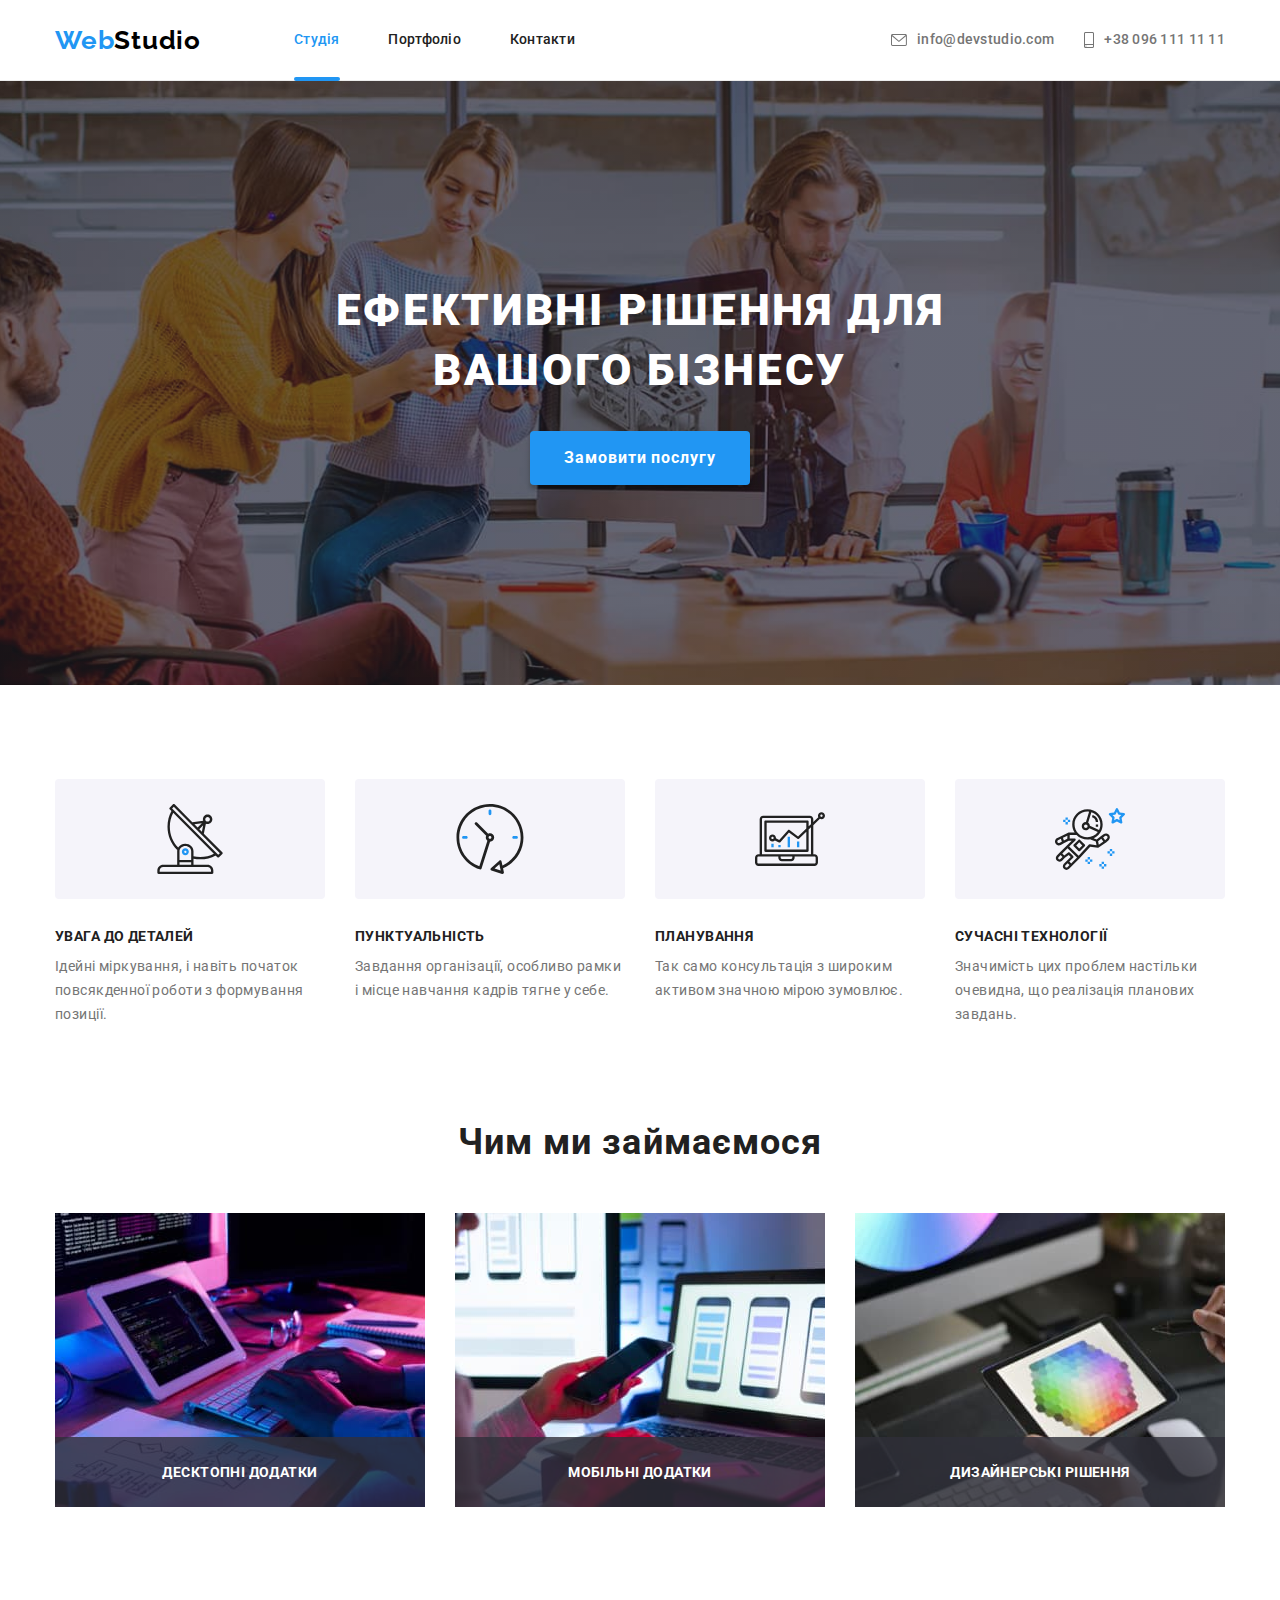
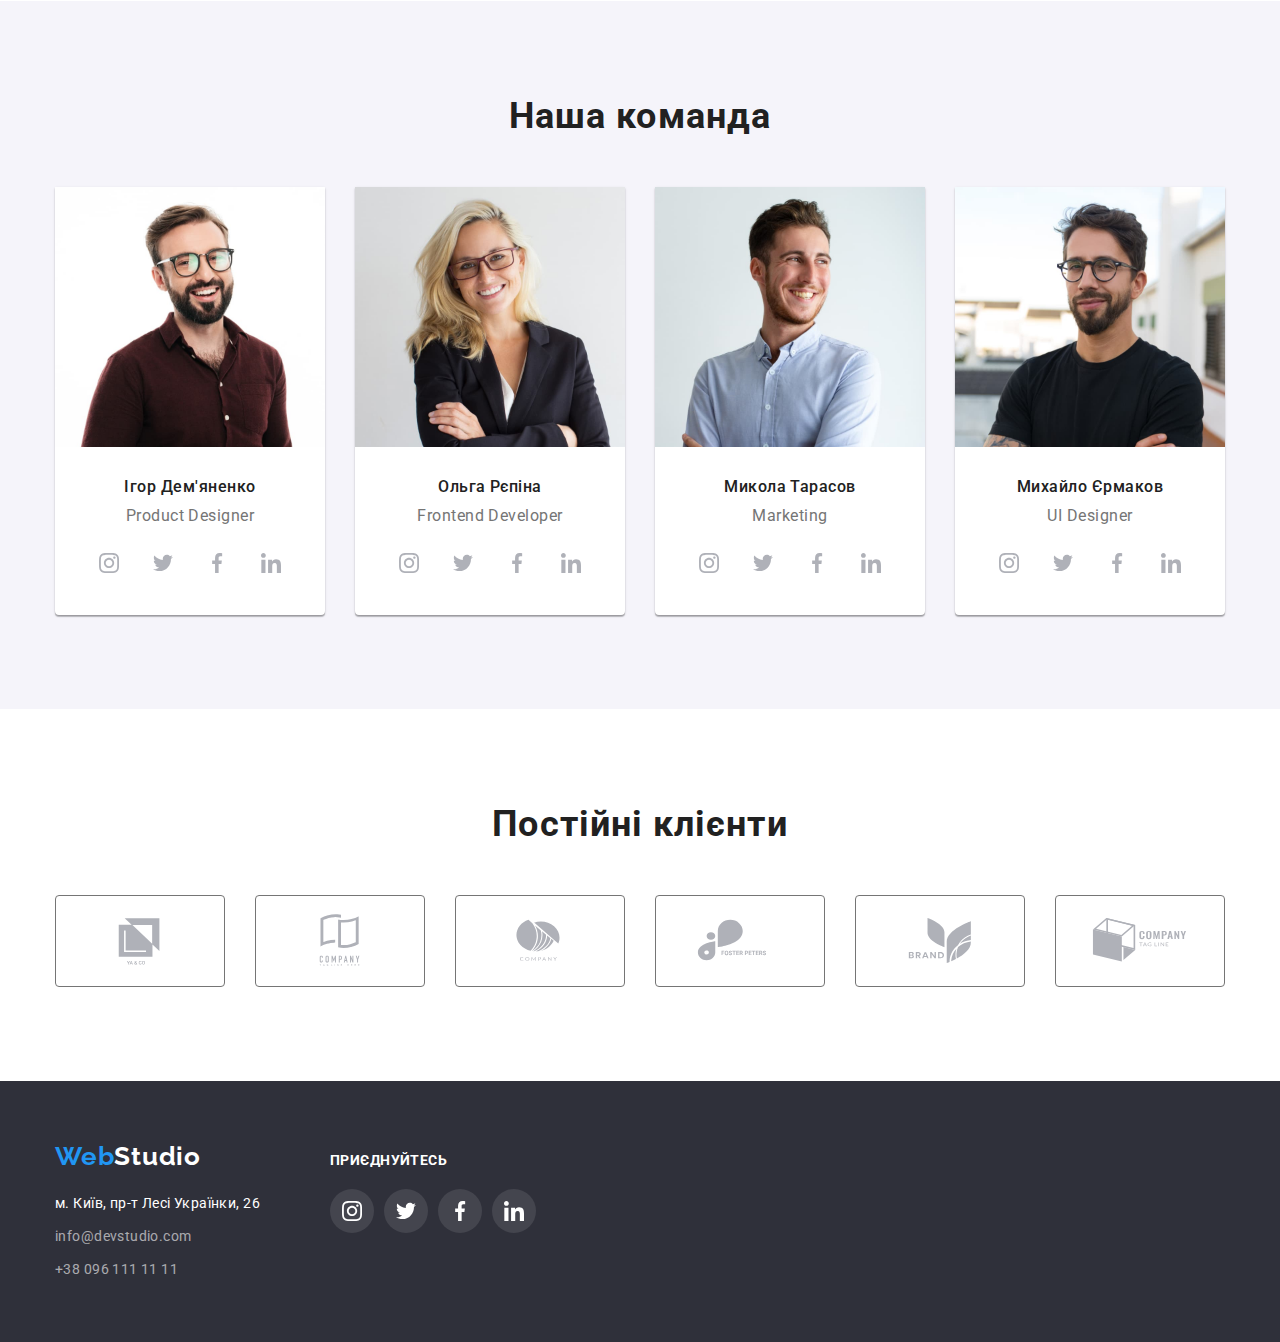
<file: index.html>
<!DOCTYPE html>
<html lang="uk">

    <head>
        <meta charset="UTF-8">
        <meta http-equiv="X-UA-Compatible" content="IE=edge">
        <meta name="viewport" content="width=device-width, initial-scale=1.0">
        <link rel="preconnect" href="https://fonts.googleapis.com">
        <link rel="preconnect" href="https://fonts.gstatic.com" crossorigin>
        <link href="https://fonts.googleapis.com/css2?family=Raleway:wght@700&family=Roboto:wght@400;500;700;900&display=swap" rel="stylesheet">
        <link rel="stylesheet" href="https://cdnjs.cloudflare.com/ajax/libs/modern-normalize/1.1.0/modern-normalize.min.css">
        <link rel="stylesheet" href="css/styles.css">
        <title>WebStudio</title>
    </head>

    <body>
        
        <header class="header">
        <div class="container header-container">
            <nav class="nav-header">
                <!-- Logo -->
                <a href="./index.html" class="logo-header"><span class="logoweb">Web</span>Studio</a>
                <ul class="sitenav-menu">
                    <li><a href="./index.html" class="sitenav currentpage">Студія</a></li>
                    <li><a href="./portfolio.html" class="sitenav">Портфоліо</a></li>
                    <li><a href="" class="sitenav">Контакти</a></li>
                </ul>         
            </nav>
            <!-- Contacts -->
            <ul class="contacts-menu">
                <li class="header-mail">
                    <a href="mailto:info@devstudio.com" class="contacts">
                    <svg class="icon-envelope" width="16" height="12">
                        <use href="./images/icon.svg#icon-envelope"></use>
                    </svg>
                    info@devstudio.com</a>
                </li>
                <li class="header-phon">
                    <a href="tel:+380961111111" class="contacts">
                    <svg class="icon-phon" width="10" height="16">
                        <use href="./images/icon.svg#icon-smartphone"></use>
                    </svg>
                    +38 096 111 11 11</a>
                </li>
            </ul>
        </div>
        </header>

    <main>
        <!--Hero section-->
        <section class="herosection">
            <div class="container">
                <h1 class="hero-text"> Ефективні рішення для вашого бізнесу</h1>
                <button type="button" class="hero-button" data-modal-open>Замовити послугу</button>
            </div>
        </section>
        <!--Studio-->
        <section class="feature-section section">
            <div class="container">
            <h2 class="feature-header visually-hidden">Особливості</h2>
            <ul class="feature">
                <li>
                    <div class="features-icon">
                        <svg class="features-team-icon" width=70px height=70px>
                            <use href="./images/icon.svg#icon-antenna"></use>
                        </svg>
                    </div>
                    <h3 class="features">УВАГА ДО ДЕТАЛЕЙ</h3>
                    <p class="text-features">Ідейні міркування, і навіть початок повсякденної роботи з формування позиції.</p>
                </li>
                <li>
                    <div class="features-icon">
                        <svg class="features-team-icon" width=70px height=70px>
                            <use href="./images/icon.svg#icon-clock"></use>
                        </svg>
                    </div>
                    <h3 class="features">ПУНКТУАЛЬНІСТЬ</h3>
                    <p class="text-features">Завдання організації, особливо рамки і місце навчання кадрів тягне у себе.</p>
                </li>
                <li>
                    <div class="features-icon">
                        <svg class="features-team-icon" width=70px height=70px>
                            <use href="./images/icon.svg#icon-diagram"></use>
                        </svg>
                    </div>
                    <h3 class="features">ПЛАНУВАННЯ</h3>
                    <p class="text-features">Так само консультація з широким активом значною мірою зумовлює.</p>
                </li>
                <li>
                    <div class="features-icon">
                        <svg class="features-team-icon" width=70px height=70px>
                            <use href="./images/icon.svg#icon-astronaut"></use>
                        </svg>
                    </div>
                    <h3 class="features">СУЧАСНІ ТЕХНОЛОГІЇ</h3>
                    <p class="text-features">Значимість цих проблем настільки очевидна, що реалізація планових завдань.</p>
                </li>
            </ul>
            </div>
        </section>
        <!--whatwedo-->
        <section class="whatwedo-section section">
            <div class="container">
            <h2 class="whatwedo">Чим ми займаємося</h2>
            <ul class="whatwedo-list">
                <li><img src="images/websitedevelopment.jpg" alt="Розробка сайтів" width="370">
                    <div class="whatwedo-overlay">
                        <h3 class="whatwedo-text">Десктопні додатки</h3>
                    </div>
                </li>
                <li><img src="images/mobileversionsdevelopment.jpg" alt="Розробка мобільних версій" width="370">
                    <div class="whatwedo-overlay">
                        <h3 class="whatwedo-text">Мобільні додатки</h3>
                    </div>
                </li>
                <li><img src="images/designdevelopment.jpg" alt="Розробка дизайна" width="370">
                    <div class="whatwedo-overlay">
                        <h3 class="whatwedo-text">Дизайнерські рішення</h3>
                    </div>
                </li>
            </ul>
            </div>
        </section>
        <!--Our team-->
        <section class="ourteam-section section">
            <div class="container">
            <h2 class="ourteam">Наша команда</h2>
            <ul class="teamphoto">
                <li class="ourteam-list"><img src="images/igor.jpg" alt="Ігор Дем'яненко" width=270>
                    <div class="teammember-description"><h3 class="teammembers">Ігор Дем'яненко</h3><p class="positionteam">Product Designer</p>
                        <ul class="sociallinks-list">
                            <li><a href="" class="sociallink">
                                <svg class="icon-sociallinks" >
                                    <use href="./images/icon.svg#icon-instagram"></use>
                                </svg>
                                </a>
                            </li>
                            <li><a href="" class="sociallink">
                                <svg class="icon-sociallinks">
                                    <use href="./images/icon.svg#icon-twitter"></use>
                                </svg>
                                </a>
                            </li>
                            <li><a href="" class="sociallink">
                                <svg class="icon-sociallinks">
                                    <use href="./images/icon.svg#icon-facebook"></use>
                                </svg>
                                </a>
                            </li>
                            <li><a href="" class="sociallink">
                                <svg class="icon-sociallinks">
                                    <use href="./images/icon.svg#icon-linkedin"></use>
                                </svg>
                            </a>
                            </li>
                        </ul>
                    </div>
                </li>
                <li class="ourteam-list"><img src="images/olga.jpg" alt="Ольга Рєпіна" width=270>
                    <div class="teammember-description"><h3 class="teammembers">Ольга Рєпіна</h3><p class="positionteam">Frontend Developer</p>
                        <ul class="sociallinks-list">
                            <li><a href="" class="sociallink">
                                    <svg class="icon-sociallinks">
                                        <use href="./images/icon.svg#icon-instagram"></use>
                                    </svg>
                                </a>
                            </li>
                            <li><a href="" class="sociallink">
                                    <svg class="icon-sociallinks">
                                        <use href="./images/icon.svg#icon-twitter"></use>
                                    </svg>
                                </a>
                            </li>
                            <li><a href="" class="sociallink">
                                    <svg class="icon-sociallinks">
                                        <use href="./images/icon.svg#icon-facebook"></use>
                                    </svg>
                                </a>
                            </li>
                            <li><a href="" class="sociallink">
                                    <svg class="icon-sociallinks">
                                        <use href="./images/icon.svg#icon-linkedin"></use>
                                    </svg>
                                </a>
                            </li>
                        </ul>
                    </div>
                </li>
                <li class="ourteam-list"><img src="images/mikola.jpg" alt="Микола Тарасов" width=270>
                    <div class="teammember-description"><h3 class="teammembers">Микола Тарасов</h3><p class="positionteam">Marketing</p>
                        <ul class="sociallinks-list">
                            <li><a href="" class="sociallink">
                                    <svg class="icon-sociallinks">
                                        <use href="./images/icon.svg#icon-instagram"></use>
                                    </svg>
                                </a>
                            </li>
                            <li><a href="" class="sociallink">
                                    <svg class="icon-sociallinks">
                                        <use href="./images/icon.svg#icon-twitter"></use>
                                    </svg>
                                </a>
                            </li>
                            <li><a href="" class="sociallink">
                                    <svg class="icon-sociallinks">
                                        <use href="./images/icon.svg#icon-facebook"></use>
                                    </svg>
                                </a>
                            </li>
                            <li><a href="" class="sociallink">
                                    <svg class="icon-sociallinks">
                                        <use href="./images/icon.svg#icon-linkedin"></use>
                                    </svg>
                                </a>
                            </li>
                        </ul>
                    </div>
                </li>
                <li class="ourteam-list"><img src="images/mikhailo.jpg" alt="Михайло Єрмаков" width=270>
                    <div class="teammember-description"><h3 class="teammembers">Михайло Єрмаков</h3><p class="positionteam">UI Designer</p>
                        <ul class="sociallinks-list">
                            <li><a href="" class="sociallink">
                                    <svg class="icon-sociallinks">
                                        <use href="./images/icon.svg#icon-instagram"></use>
                                    </svg>
                                </a>
                            </li>
                            <li><a href="" class="sociallink">
                                    <svg class="icon-sociallinks">
                                        <use href="./images/icon.svg#icon-twitter"></use>
                                    </svg>
                                </a>
                            </li>
                            <li><a href="" class="sociallink">
                                    <svg class="icon-sociallinks">
                                        <use href="./images/icon.svg#icon-facebook"></use>
                                    </svg>
                                </a>
                            </li>
                            <li><a href="" class="sociallink">
                                    <svg class="icon-sociallinks">
                                        <use href="./images/icon.svg#icon-linkedin"></use>
                                    </svg>
                                </a>
                            </li>
                        </ul>
                    </div>
                </li>
            </ul>
            </div>
        </section>
        <!--Regular customers-->
        <section>
            <div class="section">
                <h2 class="regular-customers">Постійні клієнти</h2>
                <ul class="regular-customers-list">
                    <li>
                        <a href="" class="regular-customer-link">
                            <svg class="regular-customer" width=106px height=60px>
                                <use href="./images/icon.svg#icon-companyone"></use>
                            </svg>
                        </a>
                    </li>
                    <li>
                        <a href="" class="regular-customer-link">
                            <svg class="regular-customer-icon">
                                <use href="./images/icon.svg#icon-companytwo"></use>
                            </svg>
                        </a>
                    </li>
                    <li>
                        <a href="" class="regular-customer-link">
                            <svg class="regular-customer-icon">
                                <use href="./images/icon.svg#icon-companytree"></use>
                            </svg>
                        </a>
                    </li>
                    <li>
                        <a href="" class="regular-customer-link">
                            <svg class="regular-customer-icon">
                                <use href="./images/icon.svg#icon-companyfour"></use>
                            </svg>
                        </a>
                    </li>
                    <li>
                        <a href="" class="regular-customer-link">
                            <svg class="regular-customer-icon">
                                <use href="./images/icon.svg#icon-companyfive"></use>
                            </svg>
                        </a>
                    </li>
                    <li>
                        <a href="" class="regular-customer-link">
                            <svg class="regular-customer-icon">
                                <use href="./images/icon.svg#icon-companysix"></use>
                            </svg>
                        </a>
                    </li>
                </ul>
            </div>
        </section>


    </main>
    
    <footer class="footer-background">
    <div class="container footer">
        <div>
        <!-- Lolgo -->
            <a href="./index.html" class="logo-footer"><span class="logoweb">Web</span><span class="logostudiofooter">Studio</span> </a>
        <!-- Address -->
        <address class="contactsfooter-list">
            <ul>
                <li class="footer-list"><a href="https://goo.gl/maps/2xiJBvrkSo6NXy436" target="_blank" rel="noopener noreferrer nofollow" 
                        class="adressfooter">м. Київ, пр-т Лесі Українки, 26</a></li>
                <li class="footer-list"><a href="mailto:info@devstudio.com" 
                        class="contactsfooter">info@devstudio.com</a></li>
                <li class="footer-list"><a href="tel:+380961111111" 
                        class="contactsfooter"> +38 096 111 11 11</a></li>
            </ul>
        </address>
        </div>
        <div class="join-in-container">
        <p class="join-in">приєднуйтесь</p>
            <ul class="footer-socials-links">
                <li><a href="" class="footer-sociallink">
                        <svg class="footer-icon-sociallinks">
                            <use href="./images/icon.svg#icon-instagram"></use>
                        </svg>
                    </a>
                </li>
                <li><a href="" class="footer-sociallink">
                        <svg class="footer-icon-sociallinks">
                            <use href="./images/icon.svg#icon-twitter"></use>
                        </svg>
                    </a>
                </li>
                <li><a href="" class="footer-sociallink">
                        <svg class="footer-icon-sociallinks">
                            <use href="./images/icon.svg#icon-facebook"></use>
                        </svg>
                    </a>
                </li>
                <li><a href="" class="footer-sociallink">
                        <svg class="footer-icon-sociallinks">
                            <use href="./images/icon.svg#icon-linkedin"></use>
                        </svg>
                    </a>
                </li>
            </ul>
    </div>
    </div>
    </footer>
    
    <!--modal window-->
    <div class="backdrop is-hidden" data-modal>
        <div class="modal">
            <p></p>
            <button type="button" class="modal-close-button" data-modal-close>
                <svg class="cross">
                    <use href="./images/icon.svg#icon-Vector"></use>
                </svg>
            </button>
        </div>
    </div>

    <script src="./js/modal.js"></script>
    </body>

    </html>
</file>
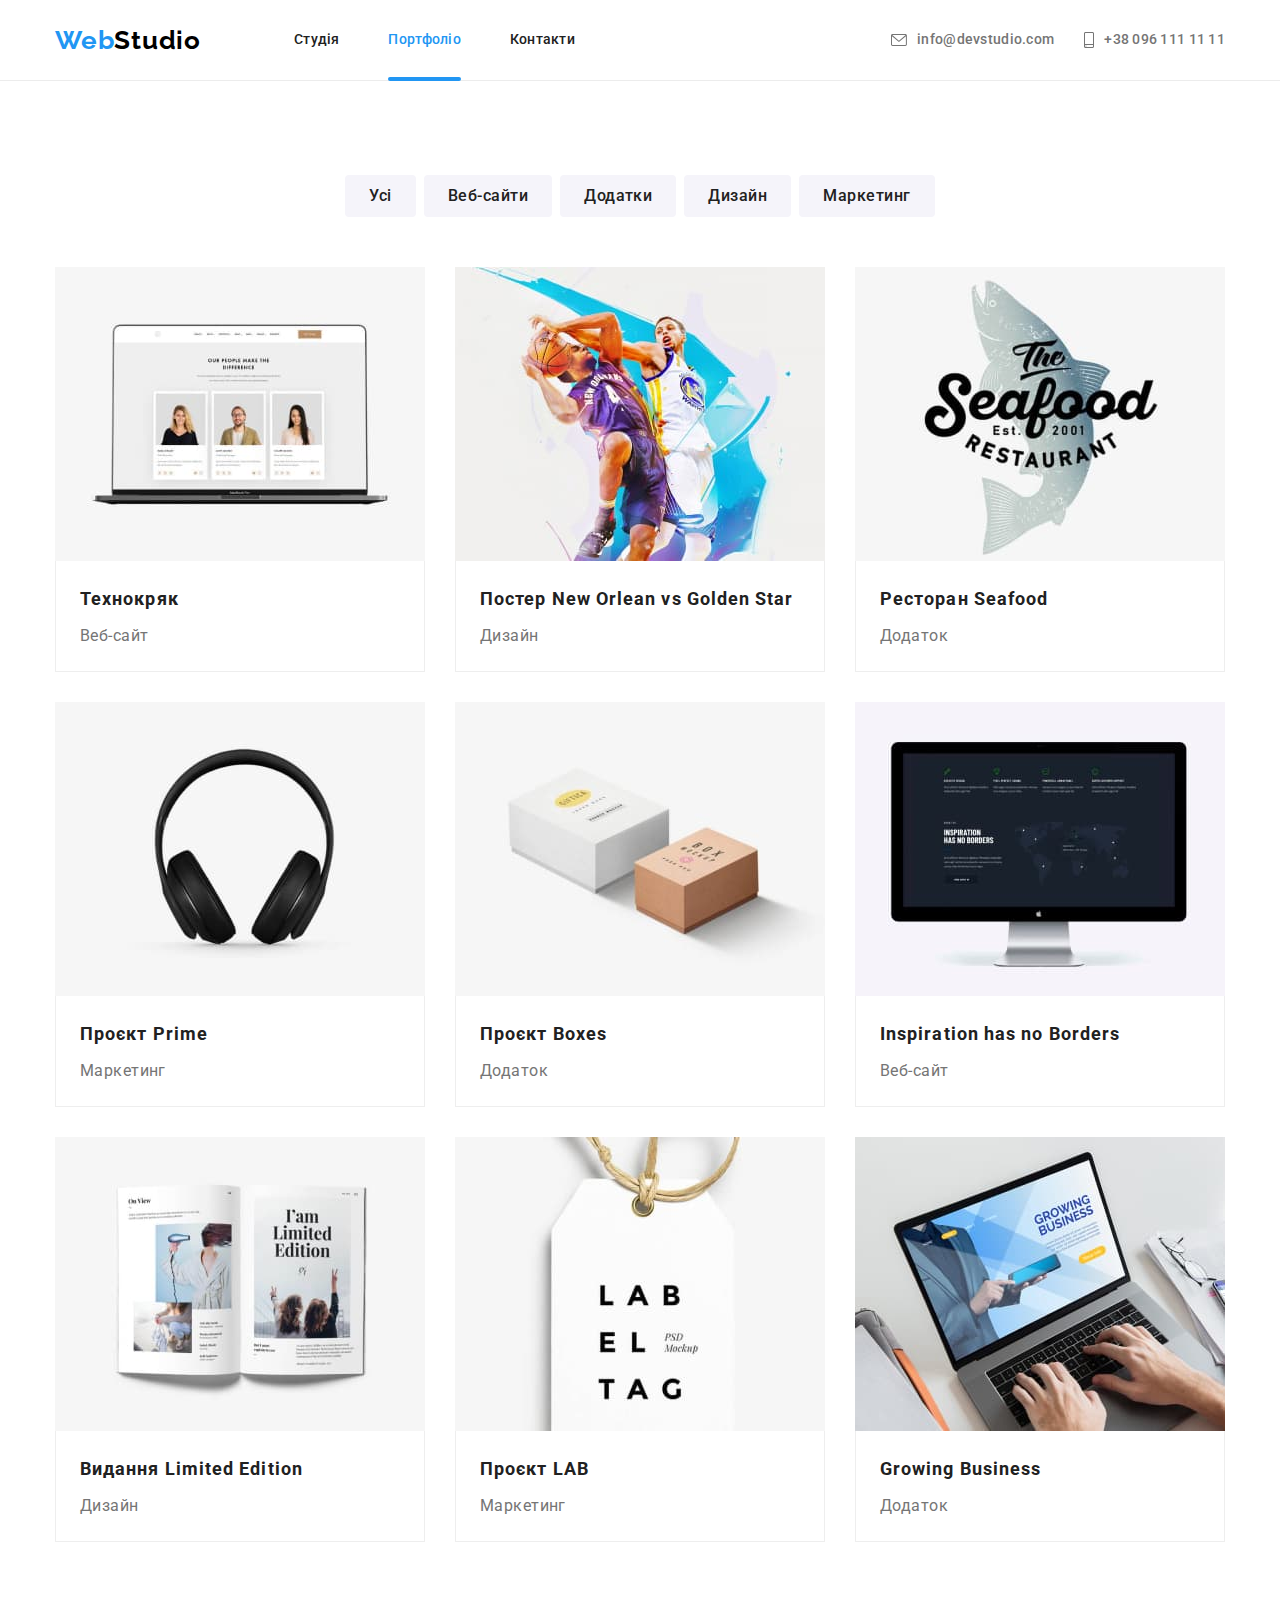
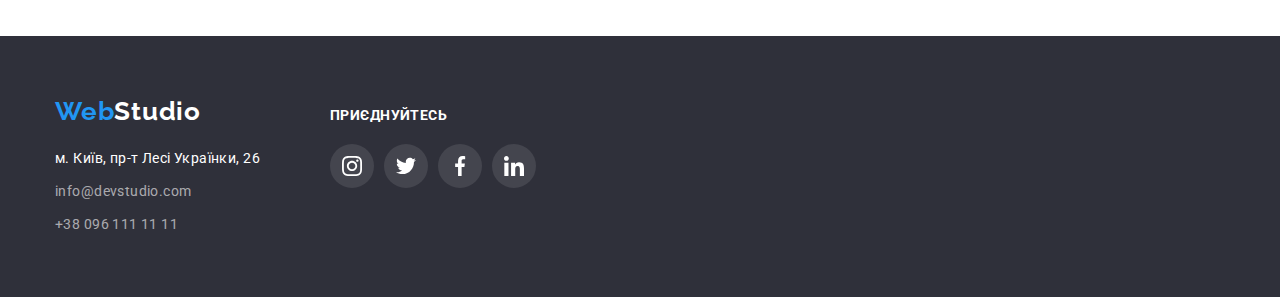
<file: portfolio.html>
<!DOCTYPE html>
<html lang="uk">

    <head>
    <meta charset="UTF-8">
    <meta http-equiv="X-UA-Compatible" content="IE=edge">
    <meta name="viewport" content="width=device-width, initial-scale=1.0">
    <link rel="preconnect" href="https://fonts.googleapis.com">
    <link rel="preconnect" href="https://fonts.gstatic.com" crossorigin>
    <link href="https://fonts.googleapis.com/css2?family=Raleway:wght@700&family=Roboto:wght@400;500;700;900&display=swap" rel="stylesheet">
    <link rel="stylesheet" href="https://cdnjs.cloudflare.com/ajax/libs/modern-normalize/1.1.0/modern-normalize.min.css">
    <link rel="stylesheet" href="css/styles.css">
    <title>WebStudio</title>
    </head>

    <body>

        <header class="header">
            <div class="container header-container">
                <nav class="nav-header">
                    <!-- Logo -->
                    <a href="./index.html" class="logo-header"><span class="logoweb">Web</span>Studio</a>
                    <ul class="sitenav-menu">
                        <li><a href="./index.html" class="sitenav">Студія</a></li>
                        <li><a href="./portfolio.html" class="sitenav currentpage">Портфоліо</a></li>
                        <li><a href="" class="sitenav">Контакти</a></li>
                    </ul>
                </nav>
                <!-- Contacts -->
                <ul class="contacts-menu">
                    <li class="header-mail">
                        <a href="mailto:info@devstudio.com" class="contacts">
                            <svg class="icon-envelope icon" width="16" height="12">
                                <use href="./images/icon.svg#icon-envelope"></use>
                            </svg>
                            info@devstudio.com</a>
                    </li>
                    <li class="header-phon">
                        <a href="tel:+380961111111" class="contacts">
                            <svg class="icon-phon icon" width="10" height="16">
                                <use href="./images/icon.svg#icon-smartphone"></use>
                            </svg>
                            +38 096 111 11 11</a>
                    </li>
                </ul>
            </div>
        </header>
        
    <main>
        <section class="projects-demonstration section">
        <div class="container">
        <h1 class="portfolio-header visually-hidden">Портфолио</h1>   
            <ul class="btn">
                <li><button type="button" class="portfolio-button">Усі</button></li>
                <li><button type="button" class="portfolio-button">Веб-сайти</button></li>
                <li><button type="button" class="portfolio-button">Додатки</button></li>
                <li><button type="button" class="portfolio-button">Дизайн</button></li>
                <li><button type="button" class="portfolio-button">Маркетинг</button></li>
            </ul>
            <ul class="portfolio-list">
                <li>
                    
                    <a href="" class="portfolio-block">
                        <div class="portfolio-img">
                            <img src="images/portfolioimg/technocrake.jpg" alt="Технокряк" width=370>
                            <div class="portfolio-overlay">
                                <p class="portfolio-overlay-text">Ресурс пропонує комплексні пропозиції з різним рівнем функціоналу та сервісів. Все
                                це дозволить відвідувачу отримати вичерпні відомості про компанію чи приватну особу.</p>
                            </div>
                        </div>
                        <div class="project">
                            <h2 class="project-name">Технокряк</h2>
                            <p class="project-description">Веб-сайт</p>
                        </div>
                    </a>
                </li>
                <li>
                    <a href="" class="portfolio-block">
                        <div class="portfolio-img">
                            <img src="images/portfolioimg/neworleanvsgoldenstar.jpg" alt="Постер New Orlean vs Golden Star" width=370>
                            <div class="portfolio-overlay">
                                <p class="portfolio-overlay-text">Lorem ipsum dolor sit amet consectetur adipisicing elit. Blanditiis soluta 
                                repellendus quibusdam earum esse dignissimos consectetur, quia voluptatibus aperiam optio quas iusto voluptatum, ducimus ut.</p>
                            </div>
                        </div>
                        <div class="project">
                            <h2 class="project-name">Постер New Orlean vs Golden Star</h2>
                            <p class="project-description">Дизайн</p>
                        </div>
                    </a>
                </li>
                <li>
                    <a href="" class="portfolio-block">
                        <div class="portfolio-img">
                            <img src="images/portfolioimg/seafood.jpg" alt="Ресторан Seafood" width=370>
                            <div class="portfolio-overlay">
                                <p class="portfolio-overlay-text">Lorem ipsum dolor sit amet consectetur adipisicing elit. Blanditiis soluta
                                repellendus quibusdam earum esse dignissimos consectetur, quia voluptatibus aperiam optio quas iusto voluptatum,
                                ducimus ut.</p>
                            </div>
                        </div>
                        <div class="project">
                            <h2 class="project-name">Ресторан Seafood</h2>
                            <p class="project-description">Додаток</p>
                        </div>
                    </a>
                </li>
                <li>
                    <a href="" class="portfolio-block">
                        <div class="portfolio-img">
                            <img src="images/portfolioimg/prime.jpg" alt="Проєкт Prime" width=370>
                            <div class="portfolio-overlay">
                                <p class="portfolio-overlay-text">Lorem ipsum dolor sit amet consectetur adipisicing elit. Blanditiis soluta
                                repellendus quibusdam earum esse dignissimos consectetur, quia voluptatibus aperiam optio quas iusto voluptatum,
                                ducimus ut.</p>
                            </div>
                        </div>
                        <div class="project">
                            <h2 class="project-name">Проєкт Prime</h2>
                            <p class="project-description">Маркетинг</p>
                        </div>
                    </a>
                </li>
                <li>
                    <a href="" class="portfolio-block">
                        <div class="portfolio-img">
                            <img src="images/portfolioimg/boxes.jpg" alt="Проєкт Boxes" width=370>
                            <div class="portfolio-overlay">
                                <p class="portfolio-overlay-text">Lorem ipsum dolor sit amet consectetur adipisicing elit. Blanditiis soluta
                                repellendus quibusdam earum esse dignissimos consectetur, quia voluptatibus aperiam optio quas iusto voluptatum,
                                ducimus ut.</p>
                            </div>
                        </div>
                        <div class="project">
                            <h2 class="project-name">Проєкт Boxes</h2>
                            <p class="project-description">Додаток</p>
                        </div>
                    </a>
                </li>
                <li>
                    <a href="" class="portfolio-block">
                        <div class="portfolio-img">
                            <img src="images/portfolioimg/inspirationhasnoborders.jpg" alt="Inspiration has no Borders" width=370>
                            <div class="portfolio-overlay">
                                <p class="portfolio-overlay-text">Lorem ipsum dolor sit amet consectetur adipisicing elit. Blanditiis soluta
                                repellendus quibusdam earum esse dignissimos consectetur, quia voluptatibus aperiam optio quas iusto voluptatum,
                                ducimus ut.</p>
                            </div>
                        </div>
                        <div class="project">
                            <h2 class="project-name">Inspiration has no Borders</h2>
                            <p class="project-description">Веб-сайт</p>
                        </div>
                    </a>
                </li>
                <li>
                    <a href="" class="portfolio-block">
                        <div class="portfolio-img">
                            <img src="images/portfolioimg/limitededition.jpg" alt="Видання Limited Edition" width=370>
                            <div class="portfolio-overlay">
                                <p class="portfolio-overlay-text">Lorem ipsum dolor sit amet consectetur adipisicing elit. Blanditiis soluta
                                repellendus quibusdam earum esse dignissimos consectetur, quia voluptatibus aperiam optio quas iusto voluptatum,
                                ducimus ut.</p>
                            </div>
                        </div>
                        <div class="project">
                            <h2 class="project-name">Видання Limited Edition</h2>
                            <p class="project-description">Дизайн</p>
                        </div>
                    </a>
                </li>
                <li>
                    <a href="" class="portfolio-block">
                        <div class="portfolio-img">
                            <img src="images/portfolioimg/lab.jpg" alt="Проєкт LAB" width=370>
                            <div class="portfolio-overlay">
                                <p class="portfolio-overlay-text">Lorem ipsum dolor sit amet consectetur adipisicing elit. Blanditiis soluta
                                repellendus quibusdam earum esse dignissimos consectetur, quia voluptatibus aperiam optio quas iusto voluptatum,
                                ducimus ut.</p>
                            </div>
                        </div>
                        <div class="project">
                            <h2 class="project-name">Проєкт LAB</h2>
                            <p class="project-description">Маркетинг</p>
                        </div>
                    </a>
                </li>
                <li>
                    <a href="" class="portfolio-block">
                        <div class="portfolio-img">
                            <img src="images/portfolioimg/growingbusines.jpg" alt="Growing Business" width=370>
                            <div class="portfolio-overlay">
                                <p class="portfolio-overlay-text">Lorem ipsum dolor sit amet consectetur adipisicing elit. Blanditiis soluta
                                repellendus quibusdam earum esse dignissimos consectetur, quia voluptatibus aperiam optio quas iusto voluptatum,
                                ducimus ut.</p>
                            </div>
                        </div>
                        <div class="project">
                            <h2 class="project-name">Growing Business</h2>
                            <p class="project-description">Додаток</p>
                        </div>
                    </a>
                </li>
            </ul>
        </div>
        </section>
    </main>

    <footer class="footer-background">
        <div class="container footer">
            <div>
                <!-- Lolgo -->
                <a href="./index.html" class="logo-footer"><span class="logoweb">Web</span><span
                        class="logostudiofooter">Studio</span> </a>
                <!-- Address -->
                <address class="contactsfooter-list">
                    <ul>
                        <li class="footer-list"><a href="https://goo.gl/maps/2xiJBvrkSo6NXy436" target="_blank"
                                rel="noopener noreferrer nofollow" class="adressfooter">м. Київ, пр-т Лесі Українки, 26</a>
                        </li>
                        <li class="footer-list"><a href="mailto:info@devstudio.com"
                                class="contactsfooter">info@devstudio.com</a></li>
                        <li class="footer-list"><a href="tel:+380961111111" class="contactsfooter"> +38 096 111 11 11</a>
                        </li>
                    </ul>
                </address>
            </div>
            <div class="join-in-container">
                <p class="join-in">приєднуйтесь</p>
                <ul class="footer-socials-links">
                    <li><a href="" class="footer-sociallink">
                            <svg class="footer-icon-sociallinks" width=20px height=20px>
                                <use href="./images/icon.svg#icon-instagram"></use>
                            </svg>
                        </a>
                    </li>
                    <li><a href="" class="footer-sociallink">
                            <svg class="footer-icon-sociallinks" width=20px height=20px>
                                <use href="./images/icon.svg#icon-twitter"></use>
                            </svg>
                        </a>
                    </li>
                    <li><a href="" class="footer-sociallink">
                            <svg class="footer-icon-sociallinks" width=20px height=20px>
                                <use href="./images/icon.svg#icon-facebook"></use>
                            </svg>
                        </a>
                    </li>
                    <li><a href="" class="footer-sociallink">
                            <svg class="footer-icon-sociallinks" width=20px height=20px>
                                <use href="./images/icon.svg#icon-linkedin"></use>
                            </svg>
                        </a>
                    </li>
                </ul>
            </div>
        </div>
    </footer>
    </body>

    </html>
</file>
<file: css/styles.css>
:root {
   --time-distribution-function: cubic-bezier(0.4, 0, 0.2, 1);
   --primary-color: #212121;
   --secondary-color: #757575;
   --third-color: #000000;
   --fourth-color: #FFFFFF;
   --footer-color: rgba(255, 255, 255, 0.6);
   --footer-color-two: rgba(255, 255, 255, 0.1);
   --hover-color: #2196F3;
   --primary-background: #F5F5F5;
   --secondary-background: #F5F4FA;
   --hero-background: #C4C4C4;
   --footer-background: #2F303A;
   --button-hover-background: #188CE8;
   --line-color: #ECECEC;
   --second-line-color: #EEEEEE;
   --sociallink-color: #AFB1B8;
   --shadow-color-one: rgba(0, 0, 0, 0.25);
   --shadow-color-two: rgba(0, 0, 0, 12%);
   --shadow-color-three: rgba(0, 0, 0, 14%);
   --shadow-color-four: rgba(0, 0, 0, 20%);
   --overlay-color-one: rgba(47, 48, 58, 40%);
   --overlay-color-two: rgba(47, 48, 58, 0.8);
}
*,
*::before,
*::after {
    box-sizing: border-box;
}
h1, h2, h3, a, p, ul {
    margin: 0;
    padding: 0;
}
a {
    text-decoration: none;
}
ul {
    list-style: none;
}
img {
    display: block;
    max-width: 100%;
}
body {
    font-family: 'Roboto', sans-serif;
    background-color: var(--fourth-color);
    color: var(--secondary-color);
    font-size: 14px;
    letter-spacing: 0.03em;}
.container {
    width: 1200px;
    margin-left: auto;
    margin-right: auto;
    padding-left: 15px;
    padding-right: 15px;
}
.section {
    padding-top: 94px;
    padding-bottom: 94px;
}
.header {
    border-bottom: 1px solid var(--line-color);
}
.header-container {
    display: flex;
    align-items: center;
}
.nav-header {
    display: flex;
    align-items: center;
}
.logo-header {
    font-family: 'Raleway', sans-serif;
    font-weight: 700;
    font-size: 26px;
    line-height: 1.19;
    letter-spacing: 0.03em;
    color: var(--third-color)
}
.logoweb {
    color: var(--hover-color)
}
.sitenav-menu {
    display: flex;
    justify-content: space-between;
    width: 281px;
    margin-left: 93px;}
.sitenav {
    display: block;
    font-weight: 500;
    font-size: 14px;
    line-height: 1.14;
    letter-spacing: 0.02em;
    color: var(--primary-color);
    padding-top: 32px;
    padding-bottom: 32px;
    transition: color 250ms var(--time-distribution-function);
}
.sitenav:hover, 
.sitenav:focus {
    color: var(--hover-color);
}
.currentpage {
    position: relative;
    color: var(--hover-color);
}
.currentpage::after {
    position: absolute;
    bottom: -1px;
    display: block;
    content: "";
    width: 100%;
    height: 4px;
    background-color: var(--hover-color);
    border-radius: 2px;
}
.contacts-menu {
    display: flex;
    margin-left: auto;
}
.contacts {
    display: flex;
    font-weight: 500;
    font-size: 14px;
    line-height: 1.14;
    letter-spacing: 0.02em;
    color: var(--secondary-color);
    padding-top: 32px;
    padding-bottom: 32px;
    gap: 10px;
    align-items: center;
    fill: currentColor;
    transition: color 250ms var(--time-distribution-function);
}
.contacts:hover, 
.contacts:focus {
    color: var(--hover-color);
}
.header-phon {
    margin-left: 30px;
}
.herosection {
    padding-top: 200px;
    padding-bottom: 200px;
    text-align: center;
    background-color: var(--hero-background);
    background-image:
        linear-gradient(var(--overlay-color-one), var(--overlay-color-one)),
        url(../images/herobackground.jpg);
    background-repeat: no-repeat;
    background-position: 50% 50%;
    background-size: cover;
    max-width: 1600px;
    margin: 0 auto;
}
.hero-text {
    font-weight: 900;
    font-size: 44px;
    line-height: 1.36;
    letter-spacing: 0.06em;
    text-transform: uppercase;
    text-align: center;
    color: var(--fourth-color);
    max-width: 696px;
    margin-right: auto;
    margin-bottom: 30px;
    margin-left: auto;
}
.hero-button {
    cursor: pointer;
    font-family: inherit;
    background-color: var(--hover-color);
    font-weight: 700;
    font-size: 16px;
    line-height: 1.88;
    letter-spacing: 0.06em;
    color: var(--fourth-color);
    padding: 10px 32px;
    border-radius: 4px;
    border-color: transparent;
    box-shadow: 0px 4px 4px 0px var(--shadow-color-one);
    transition: background-color 250ms var(--time-distribution-function);
}
.hero-button:hover, 
.hero-button:focus {
    background-color: var(--button-hover-background);
}
.visually-hidden {
    position: absolute;
    white-space: nowrap;
    width: 1px;
    height: 1px;
    overflow: hidden;
    border: 0;
    padding: 0;
    clip: rect(0 0 0 0);
    clip-path: inset(50%);
    margin: -1px;
}
.features-icon {
    display: flex;
    width: 270px;
    height: 120px;
    align-items: center;
    justify-content: center;
    border-radius: 4px;
    margin-bottom: 30px;
    background-color: var(--secondary-background);
}
.feature {
    display: flex;
    gap: 30px;
}
.features {
    font-weight: 700;
    font-size: 14px;
    line-height: 1.14;
    letter-spacing: 0.03em;
    text-transform: uppercase;
    color: var(--primary-color);
    margin-bottom: 10px;
}
.text-features {
    line-height: 1.71;
    width: 270px;
}
.whatwedo-section {
    padding-top: 0;
}
.whatwedo, 
.ourteam, 
.regular-customers {
    text-align: center;
    font-weight: 700;
    font-size: 36px;
    line-height: 1.17;
    letter-spacing: 0.03em;
    color: var(--primary-color);
    margin-bottom: 50px;
}
.whatwedo-list {
    display: flex;
    gap: 30px;
    position: relative;
}
.whatwedo-overlay {
    display: flex;
    position: absolute;
    bottom: 0;
    justify-content: center;
    align-items: center;
    width: 370px;
    height: 70px;
    background: var(--overlay-color-two);
}
.whatwedo-text {
    font-weight: 700;
    font-size: 14px;
    line-height: 1,14;
    text-align: center;
    letter-spacing: 0.03em;
    text-transform: uppercase;
    color: var(--fourth-color);
}
.ourteam-section {
    background-color: var(--secondary-background);
}
.ourteam-list {
    background-color: var(--fourth-color);
    box-shadow: 0 1px 3px 0 var(--shadow-color-two),
                0 1px 1px 0 var(--shadow-color-three),
                0 2px 1px 0 var(--shadow-color-four);
    border-bottom-right-radius: 4px;
    border-bottom-left-radius: 4px;
}
.teamphoto {
    display: flex;
    gap: 30px;
}
.teammember-description {
    padding-top: 30px;
    padding-bottom: 30px;
}
.teammembers {
    font-weight: 500;
    font-size: 16px;
    line-height: 1.19;
    letter-spacing: 0.03em;
    color: var(--primary-color);
    text-align: center;
    margin-bottom: 10px;
}
.positionteam {
    font-size: 16px;
    line-height: 1.19;
    letter-spacing: 0.03em;
    color: var(--secondary-color);
    text-align: center;
}
.sociallinks-list {
    display: flex;
    justify-content: center;
    gap: 10px;
    margin-top: 16px;
}
.sociallink {
    display: flex;
    width: 44px;
    height: 44px;
    border-radius: 50%;
    justify-content: center;
    align-items: center;
    fill: var(--sociallink-color);
    transition: background-color 250ms var(--time-distribution-function), 
                fill 250ms var(--time-distribution-function);
}
.sociallink:hover, 
.sociallink:focus {
    background-color: var(--hover-color);
    fill: var(--fourth-color);
}
.icon-sociallinks {
    width: 20px;
    height: 20px;
}
.regular-customers-list {
    display: flex;
    gap: 30px;
    justify-content: center;
}
.regular-customer-link {
    display: flex;
    width: 170px;
    height: 92px;
    align-items: center;
    justify-content: center;
    border: 1px solid var(--secondary-color);
    border-radius: 4px;
    fill: var(--sociallink-color);
    transition: border-color 250ms var(--time-distribution-function), 
                fill 250ms var(--time-distribution-function);
}
.regular-customer-link:hover,
.regular-customer-link:focus {
    border-color: var(--hover-color);
    fill: var(--hover-color);
}
.regular-customer-icon {
    width: 106px;
    height: 60px;
}
.footer-background {
    background-color: var(--footer-background);
}
.footer {
    padding-top: 60px;
    padding-bottom: 60px;
    display: flex;
    align-items: baseline;
}
.logo-footer {
    font-family: 'Raleway', sans-serif;
    font-weight: 700;
    font-size: 26px;
    line-height: 1.19;
    letter-spacing: 0.03em;
    color: var(--third-color);
}
.logostudiofooter {
    color: var(--fourth-color);
}
.contactsfooter-list {
    margin-top: 20px;
}
.footer-list:not(:last-child) {
    margin-bottom: 9px;
}
.contactsfooter {
    font-style: normal;
    line-height: 1.71;
    color: var(--footer-color);
    transition: color 250ms var(--time-distribution-function);
}
.contactsfooter:hover,
.contactsfooter:focus {
    color: var(--hover-color);
}
.adressfooter {
    font-style: normal;
    line-height: 1.71;
    color: var(--fourth-color);
    transition: color 250ms var(--time-distribution-function);
}
.adressfooter:hover, 
.adressfooter:focus {
    color: var(--hover-color)
}
.join-in-container {
    margin-left: 70px;
}
.join-in {
    font-weight: 700;
    font-size: 14px;
    line-height: 1.14;
    letter-spacing: 0.03em;
    text-transform: uppercase;
    color: var(--fourth-color);
    margin-bottom: 20px;
}
.footer-socials-links {
    display: flex;
    gap: 10px;
}
.footer-sociallink {
    display: flex;
    width: 44px;
    height: 44px;
    justify-content: center;
    align-items: center;
    border-radius: 50%;
    background-color: var(--footer-color-two);
    transition: background-color 250ms var(--time-distribution-function);
}
.footer-sociallink:hover, 
.footer-sociallink:focus {
    background-color: var(--hover-color);
}
.footer-icon-sociallinks {
    width: 20px;
    height: 20px;
    fill: var(--fourth-color);
}
.btn {
    display: flex;
    justify-content: center;
    gap: 8px;
    margin-bottom: 50px;
}
.portfolio-button {
    border-radius: 4px;
    border-color: transparent;
    font-family: inherit;
    cursor: pointer;
    font-weight: 500;
    font-size: 16px;
    line-height: 1.63;
    letter-spacing: 0.03em;
    color: var(--primary-color);
    background-color: var(--secondary-background);
    padding: 6px 22px;
    transition: color 250ms var(--time-distribution-function), 
                background-color 250ms var(--time-distribution-function),
                box-shadow 250ms var(--time-distribution-function);
}
.portfolio-button:hover, 
.portfolio-button:focus {
    color: var(--fourth-color); 
    background-color: var(--hover-color);
    box-shadow: 
        0px 3px 1px rgba(0, 0, 0, 0.1),
        0px 1px 2px rgba(0, 0, 0, 0.08),
        0px 2px 2px rgba(0, 0, 0, 0.12);
}
.portfolio-list {
    display: flex;
    flex-wrap: wrap;
    align-items: center;
    gap: 30px;
}
.portfolio-block {
    display: block;
    position: relative;
    transition: box-shadow 250ms var(--time-distribution-function);
}
.portfolio-img {
    position: relative;
    overflow: hidden;
}
.portfolio-overlay {
    position: absolute;
    width: 100%;
    height: 100%;
    padding: 63px 24px;

    font-size: 18px;
    line-height: 1.56;
    letter-spacing: 0.03em;
    color: var(--fourth-color);
    background-color: rgba(33, 150, 243, 0.9);

    transition: transform 250ms var(--time-distribution-function);
}
.portfolio-block:hover,
.portfolio-block:focus {
    box-shadow:
        0px 1px 1px rgba(0, 0, 0, 0.12),
        0px 4px 4px rgba(0, 0, 0, 0.06),
        1px 4px 6px rgba(0, 0, 0, 0.16);
}
.portfolio-block:hover .portfolio-overlay,
.portfolio-block:focus .portfolio-overlay {
    transform: translateY(-100%);
}
.project {
    padding: 20px 24px;
    border: 1px solid var(--second-line-color);
    border-top: transparent;
}
.project-name {
    margin-bottom: 4px;
    font-weight: 700;
    font-size: 18px;
    line-height: 2;
    letter-spacing: 0.06em;
    color: var(--primary-color)
}
.project-description {
    font-size: 16px;
    line-height: 1.88;
    color: var(--secondary-color)
}
.backdrop {
    position: fixed;
    top: 0;
    left: 0;
    width: 100%;
    height: 100%;
    background-color: rgba(0, 0, 0, 0.2);
    opacity: 1;
    transition: opacity 250ms var(--time-distribution-function);
}
.modal {
    position: absolute;
    top: 50%;
    left: 50%;
    transform: translate(-50%, -50%);
    width: 528px;
    height: 581px;
    background-color: var(--fourth-color);
    box-shadow: 0px 1px 3px rgba(0, 0, 0, 0.12), 
                0px 1px 1px rgba(0, 0, 0, 0.14), 
                0px 2px 1px rgba(0, 0, 0, 0.2);
    border-radius: 4px;
}
.modal-close-button {
    display: flex;
    position: absolute;
    top: 8px;
    right: 8px;
    width: 30px;
    height: 30px;
    border-radius: 50%;
    justify-content: center;
    align-items: center;
    background-color: var(--fourth-color);
    border: 1px solid rgba(0, 0, 0, 0.1);
    box-shadow: 0px 1px 3px rgba(0, 0, 0, 0.12), 
                0px 1px 1px rgba(0, 0, 0, 0.14), 
                0px 2px 1px rgba(0, 0, 0, 0.2);
    cursor: pointer;
}
.cross {
    width: 11px;
    fill: var(--third-color);
}
.backdrop.is-hidden {
    opacity: 0;
    pointer-events: none;
}
</file>
